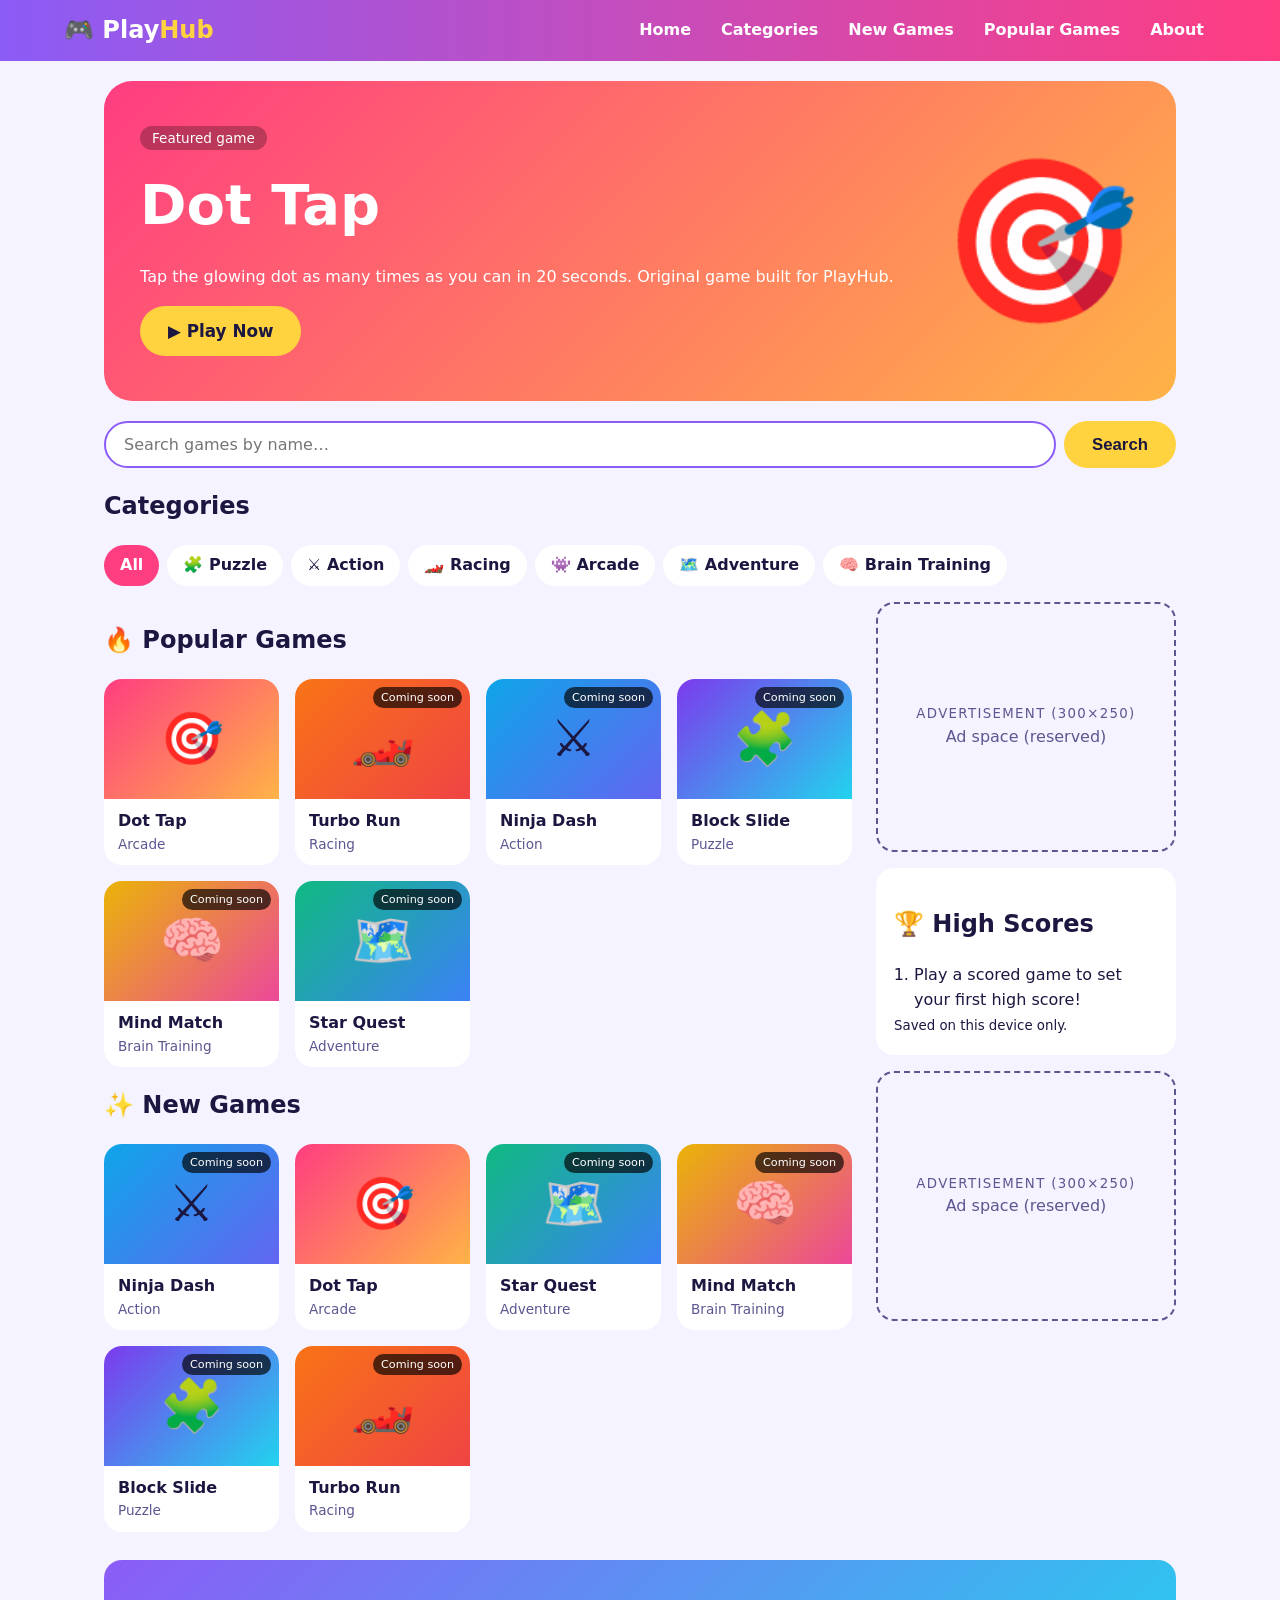
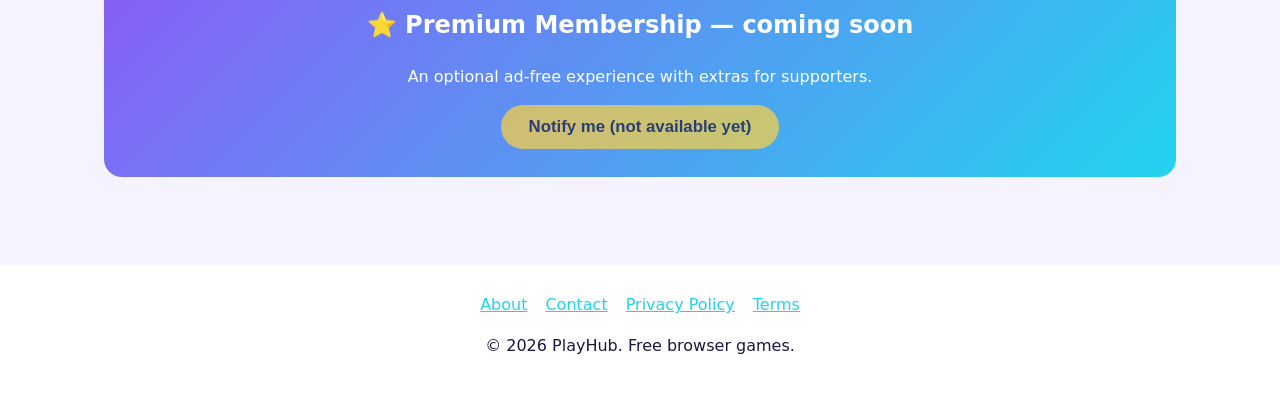
<file: index.html>
<!doctype html><html lang="en"><head><meta charset="utf-8"><meta name="viewport" content="width=device-width,initial-scale=1">
<meta http-equiv="Content-Security-Policy" content="default-src 'self'; script-src 'self'; style-src 'self' 'unsafe-inline'; img-src 'self' data:; frame-src 'self'; object-src 'none'; base-uri 'self'; form-action 'self' mailto:">
<meta name="referrer" content="no-referrer"><title>Free Online Games – PlayHub</title><meta name="description" content="Play free browser games: puzzle, action, racing, arcade, adventure and brain training.">
<meta property="og:title" content="Free Online Games – PlayHub"><meta property="og:description" content="Play free browser games: puzzle, action, racing, arcade, adventure and brain training."><meta property="og:type" content="website">
<link rel="icon" href="data:image/svg+xml,%3Csvg xmlns='http://www.w3.org/2000/svg' viewBox='0 0 100 100'%3E%3Ctext y='.9em' font-size='90'%3E🎮%3C/text%3E%3C/svg%3E">
<link rel="stylesheet" href="css/styles.css"></head><body data-page="home"><div id="site-header"></div>
<main><section id="hero" aria-live="polite"></section>
<form class="search" action="category.html" role="search"><label class="sr" for="q">Search games</label><input id="q" class="field" name="q" type="search" placeholder="Search games by name…"><button class="btn">Search</button></form>
<h2>Categories</h2><div id="cats" class="chips"></div>
<div class="layout"><div><h2 id="popular">🔥 Popular Games</h2><div id="popularGrid" class="grid"></div>
<h2 id="new">✨ New Games</h2><div id="newGrid" class="grid"></div></div>
<aside><div data-ad="Advertisement (300×250)"></div><div class="panel"><h2>🏆 High Scores</h2><ol id="leaderboard"></ol><small>Saved on this device only.</small></div><div data-ad="Advertisement (300×250)"></div></aside></div>
<section class="premium"><h2>⭐ Premium Membership — coming soon</h2><p>An optional ad-free experience with extras for supporters.</p><button class="btn" disabled>Notify me (not available yet)</button></section></main>
<div id="site-footer"></div><script type="module" src="js/app.js"></script></body></html>
</file>
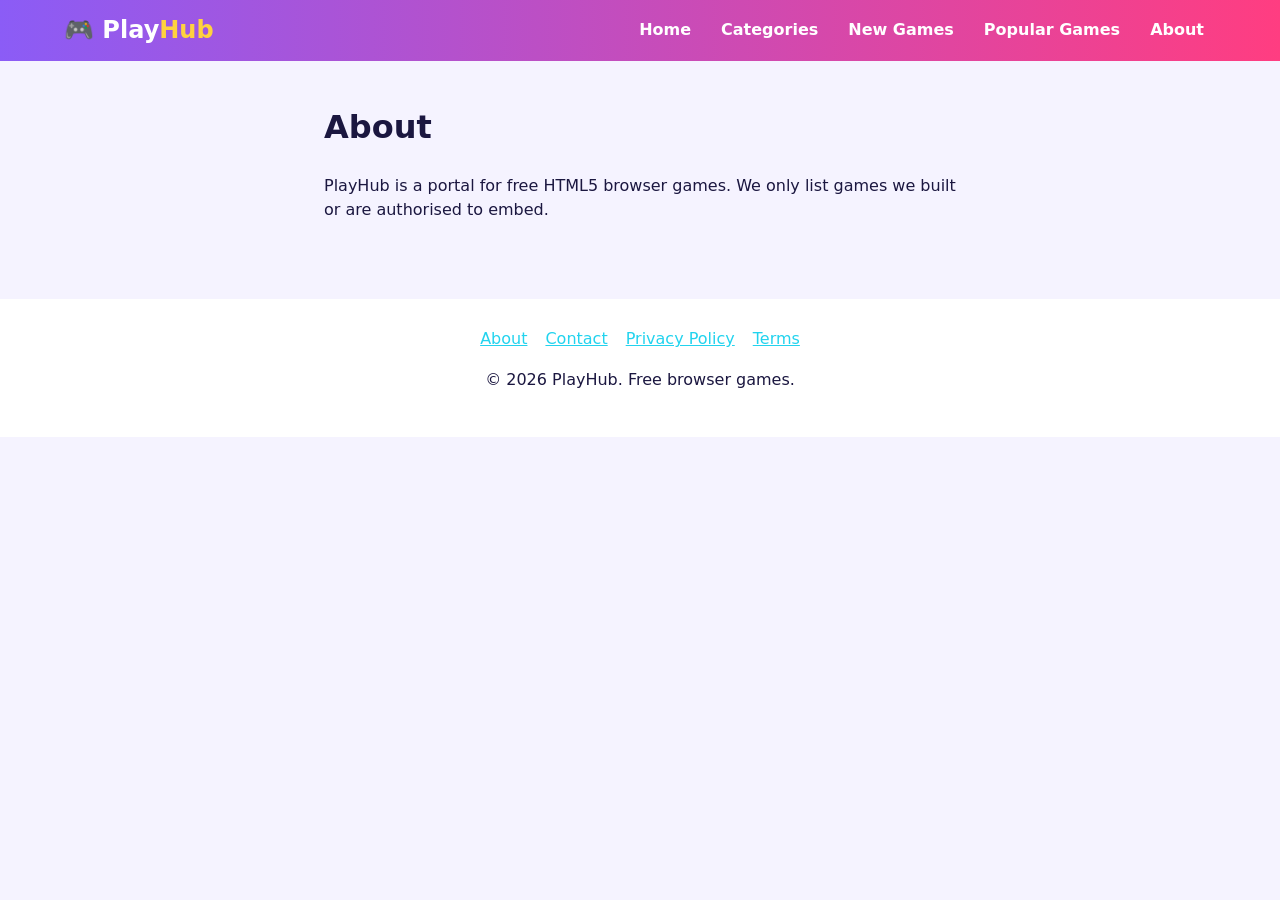
<file: about.html>
<!doctype html><html lang="en"><head><meta charset="utf-8"><meta name="viewport" content="width=device-width,initial-scale=1">
<meta http-equiv="Content-Security-Policy" content="default-src 'self'; script-src 'self'; style-src 'self' 'unsafe-inline'; img-src 'self' data:; frame-src 'self'; object-src 'none'; base-uri 'self'; form-action 'self' mailto:">
<meta name="referrer" content="no-referrer"><title>About – PlayHub</title><meta name="description" content="About PlayHub, a portal for free browser games.">
<meta property="og:title" content="About – PlayHub"><meta property="og:description" content="About PlayHub, a portal for free browser games."><meta property="og:type" content="website">
<link rel="icon" href="data:image/svg+xml,%3Csvg xmlns='http://www.w3.org/2000/svg' viewBox='0 0 100 100'%3E%3Ctext y='.9em' font-size='90'%3E🎮%3C/text%3E%3C/svg%3E">
<link rel="stylesheet" href="css/styles.css"></head><body data-page="static"><div id="site-header"></div>
<main class="prose"><h1>About</h1><p>PlayHub is a portal for free HTML5 browser games. We only list games we built or are authorised to embed.</p></main><div id="site-footer"></div><script type="module" src="js/app.js"></script></body></html>
</file>
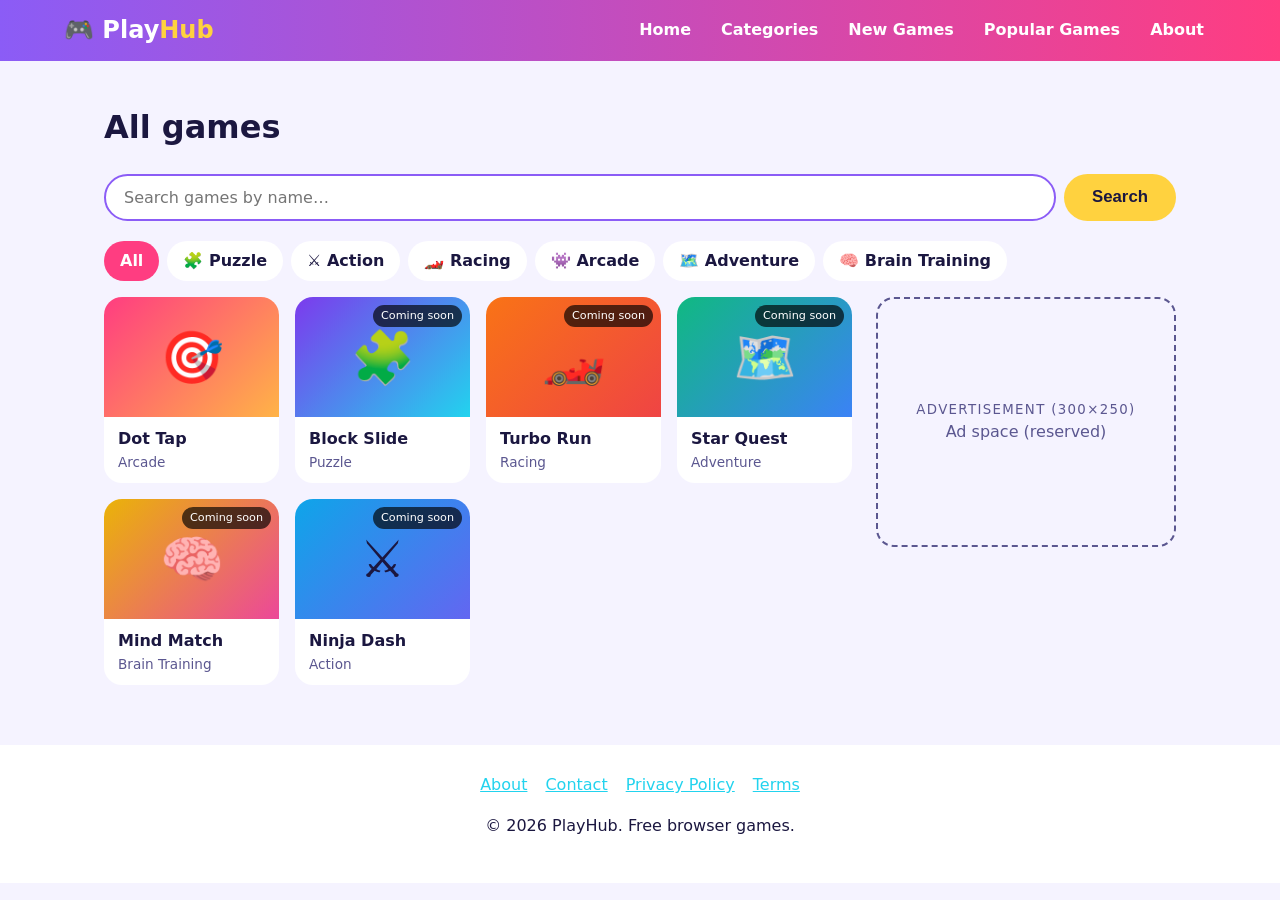
<file: category.html>
<!doctype html><html lang="en"><head><meta charset="utf-8"><meta name="viewport" content="width=device-width,initial-scale=1">
<meta http-equiv="Content-Security-Policy" content="default-src 'self'; script-src 'self'; style-src 'self' 'unsafe-inline'; img-src 'self' data:; frame-src 'self'; object-src 'none'; base-uri 'self'; form-action 'self' mailto:">
<meta name="referrer" content="no-referrer"><title>Browse Games – PlayHub</title><meta name="description" content="Browse and search free browser games by category.">
<meta property="og:title" content="Browse Games – PlayHub"><meta property="og:description" content="Browse and search free browser games by category."><meta property="og:type" content="website">
<link rel="icon" href="data:image/svg+xml,%3Csvg xmlns='http://www.w3.org/2000/svg' viewBox='0 0 100 100'%3E%3Ctext y='.9em' font-size='90'%3E🎮%3C/text%3E%3C/svg%3E">
<link rel="stylesheet" href="css/styles.css"></head><body data-page="category"><div id="site-header"></div>
<main><h1 id="heading">Games</h1><form class="search" action="category.html" role="search"><input type="hidden" id="catHidden" name="cat"><label class="sr" for="q">Search games</label><input id="q" class="field" name="q" type="search" placeholder="Search games by name…"><button class="btn">Search</button></form>
<div id="cats" class="chips"></div><div class="layout"><div id="results" class="grid" aria-live="polite"></div><aside><div data-ad="Advertisement (300×250)"></div></aside></div></main>
<div id="site-footer"></div><script type="module" src="js/app.js"></script></body></html>
</file>
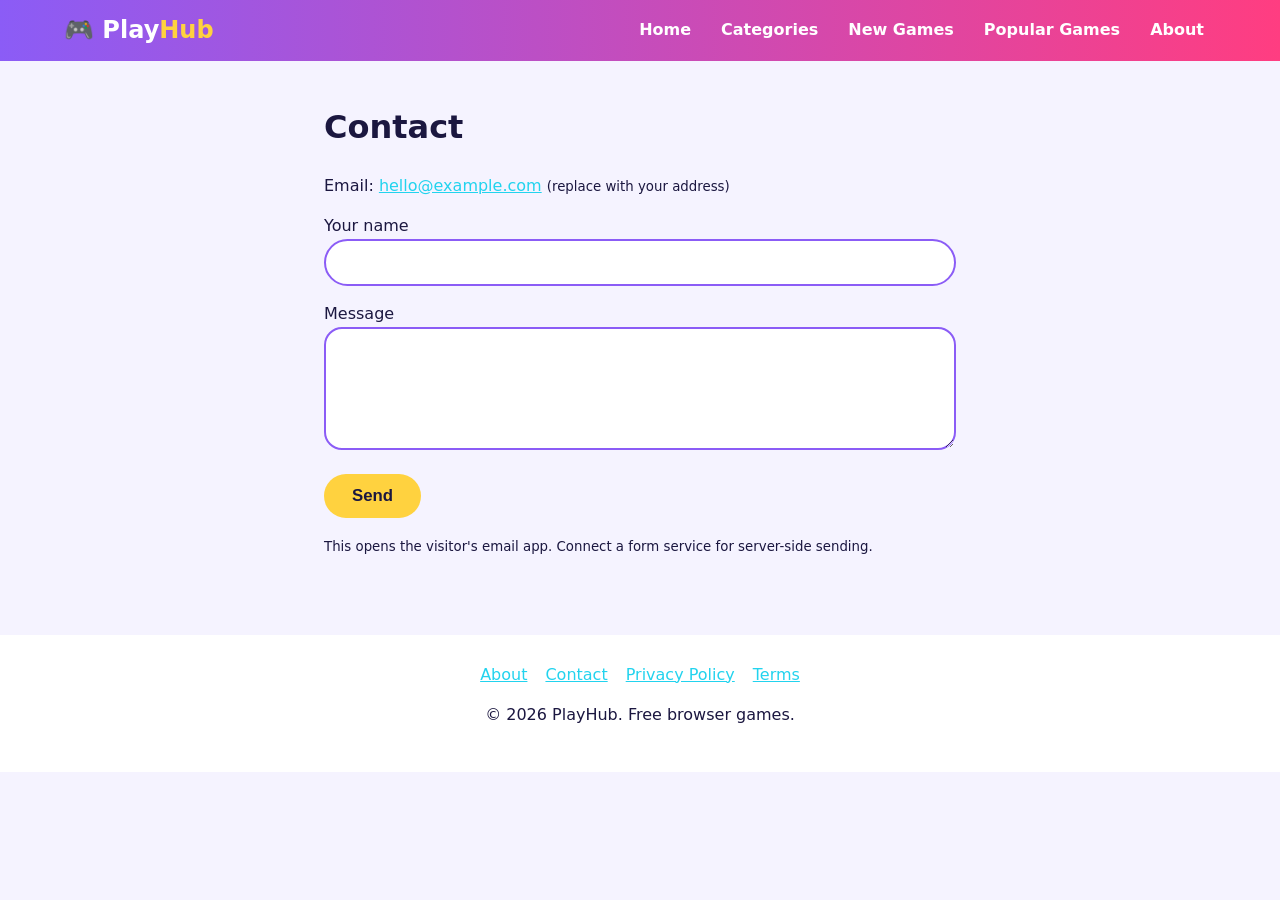
<file: contact.html>
<!doctype html><html lang="en"><head><meta charset="utf-8"><meta name="viewport" content="width=device-width,initial-scale=1">
<meta http-equiv="Content-Security-Policy" content="default-src 'self'; script-src 'self'; style-src 'self' 'unsafe-inline'; img-src 'self' data:; frame-src 'self'; object-src 'none'; base-uri 'self'; form-action 'self' mailto:">
<meta name="referrer" content="no-referrer"><title>Contact – PlayHub</title><meta name="description" content="Contact the PlayHub team.">
<meta property="og:title" content="Contact – PlayHub"><meta property="og:description" content="Contact the PlayHub team."><meta property="og:type" content="website">
<link rel="icon" href="data:image/svg+xml,%3Csvg xmlns='http://www.w3.org/2000/svg' viewBox='0 0 100 100'%3E%3Ctext y='.9em' font-size='90'%3E🎮%3C/text%3E%3C/svg%3E">
<link rel="stylesheet" href="css/styles.css"></head><body data-page="static"><div id="site-header"></div>
<main class="prose"><h1>Contact</h1><p>Email: <a href="mailto:hello@example.com">hello@example.com</a> <small>(replace with your address)</small></p><form action="mailto:hello@example.com" method="post" enctype="text/plain"><p><label>Your name<br><input class="field" name="name" required></label></p><p><label>Message<br><textarea class="field" name="message" rows="5" required></textarea></label></p><button class="btn">Send</button></form><p><small>This opens the visitor's email app. Connect a form service for server-side sending.</small></p></main><div id="site-footer"></div><script type="module" src="js/app.js"></script></body></html>
</file>
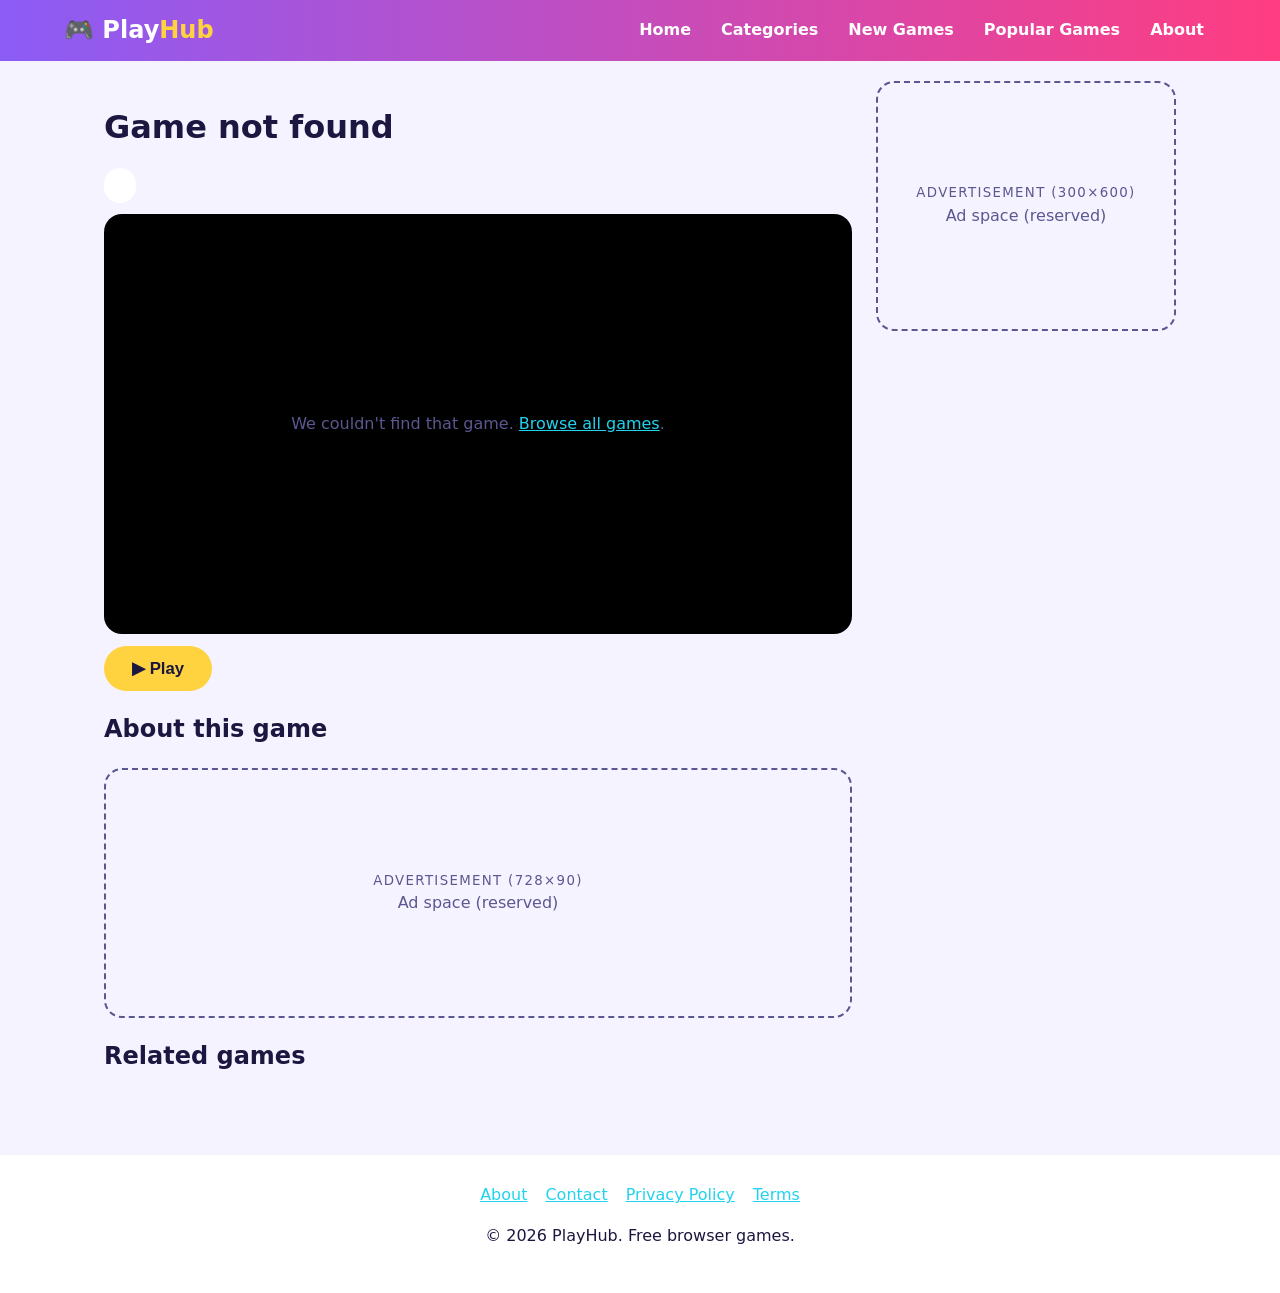
<file: game.html>
<!doctype html><html lang="en"><head><meta charset="utf-8"><meta name="viewport" content="width=device-width,initial-scale=1">
<meta http-equiv="Content-Security-Policy" content="default-src 'self'; script-src 'self'; style-src 'self' 'unsafe-inline'; img-src 'self' data:; frame-src 'self'; object-src 'none'; base-uri 'self'; form-action 'self' mailto:">
<meta name="referrer" content="no-referrer"><title>Play Game – PlayHub</title><meta name="description" content="Play free browser games.">
<meta property="og:title" content="Play Game – PlayHub"><meta property="og:description" content="Play free browser games."><meta property="og:type" content="website">
<link rel="icon" href="data:image/svg+xml,%3Csvg xmlns='http://www.w3.org/2000/svg' viewBox='0 0 100 100'%3E%3Ctext y='.9em' font-size='90'%3E🎮%3C/text%3E%3C/svg%3E">
<link rel="stylesheet" href="css/styles.css"></head><body data-page="game"><div id="site-header"></div>
<main><div class="layout"><div><h1 id="title">Loading…</h1><p><span class="chip" id="cat"></span> <span id="best"></span></p>
<div id="stage" aria-live="polite"><div class="notice">Press Play to start.</div></div><button id="play" class="btn">▶ Play</button>
<h2>About this game</h2><p id="desc"></p><div data-ad="Advertisement (728×90)"></div><h2>Related games</h2><div id="related" class="grid"></div></div>
<aside><div data-ad="Advertisement (300×600)"></div></aside></div></main>
<div id="site-footer"></div><script type="module" src="js/app.js"></script></body></html>
</file>
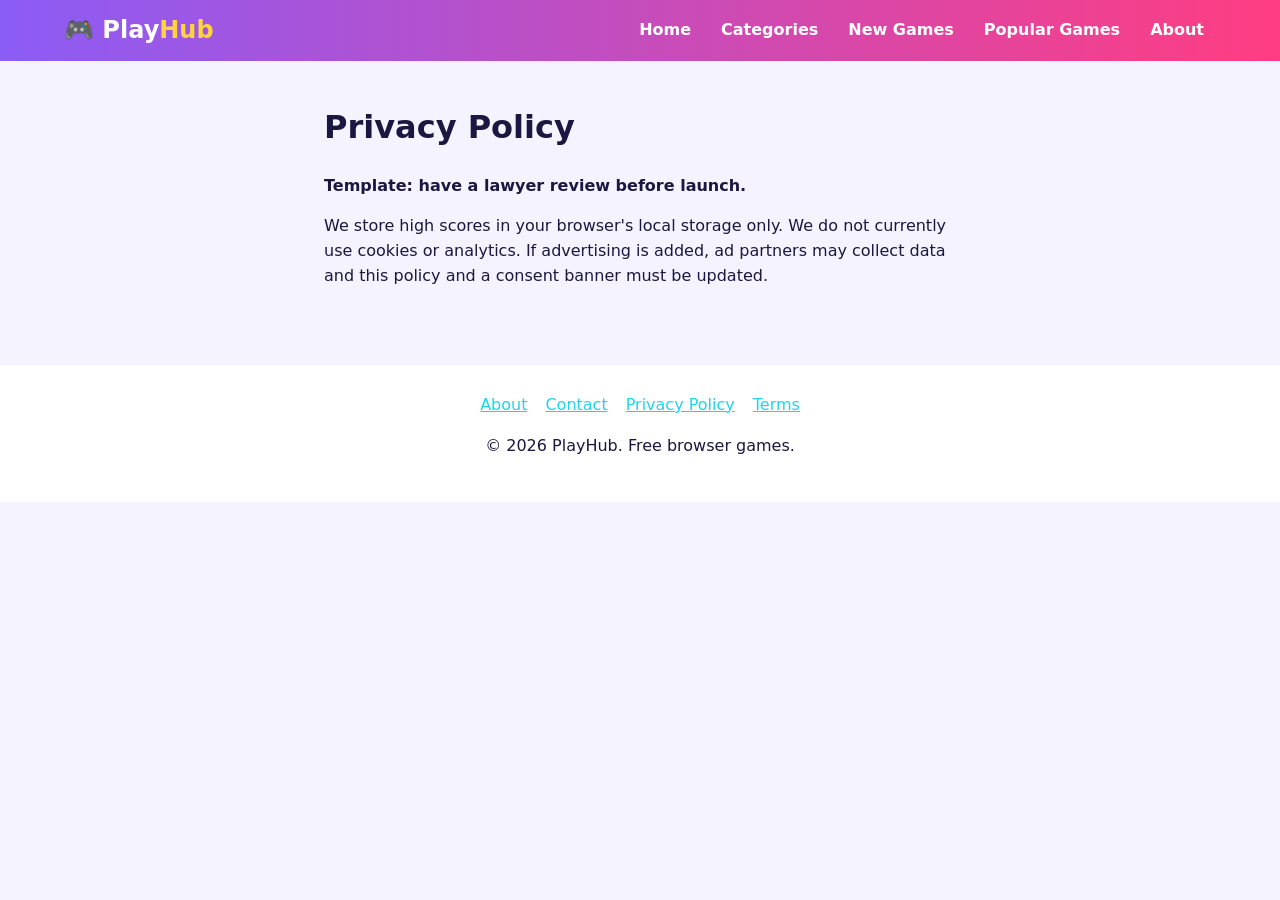
<file: privacy.html>
<!doctype html><html lang="en"><head><meta charset="utf-8"><meta name="viewport" content="width=device-width,initial-scale=1">
<meta http-equiv="Content-Security-Policy" content="default-src 'self'; script-src 'self'; style-src 'self' 'unsafe-inline'; img-src 'self' data:; frame-src 'self'; object-src 'none'; base-uri 'self'; form-action 'self' mailto:">
<meta name="referrer" content="no-referrer"><title>Privacy Policy – PlayHub</title><meta name="description" content="How PlayHub handles your data.">
<meta property="og:title" content="Privacy Policy – PlayHub"><meta property="og:description" content="How PlayHub handles your data."><meta property="og:type" content="website">
<link rel="icon" href="data:image/svg+xml,%3Csvg xmlns='http://www.w3.org/2000/svg' viewBox='0 0 100 100'%3E%3Ctext y='.9em' font-size='90'%3E🎮%3C/text%3E%3C/svg%3E">
<link rel="stylesheet" href="css/styles.css"></head><body data-page="static"><div id="site-header"></div>
<main class="prose"><h1>Privacy Policy</h1><p><b>Template: have a lawyer review before launch.</b></p><p>We store high scores in your browser's local storage only. We do not currently use cookies or analytics. If advertising is added, ad partners may collect data and this policy and a consent banner must be updated.</p></main><div id="site-footer"></div><script type="module" src="js/app.js"></script></body></html>
</file>
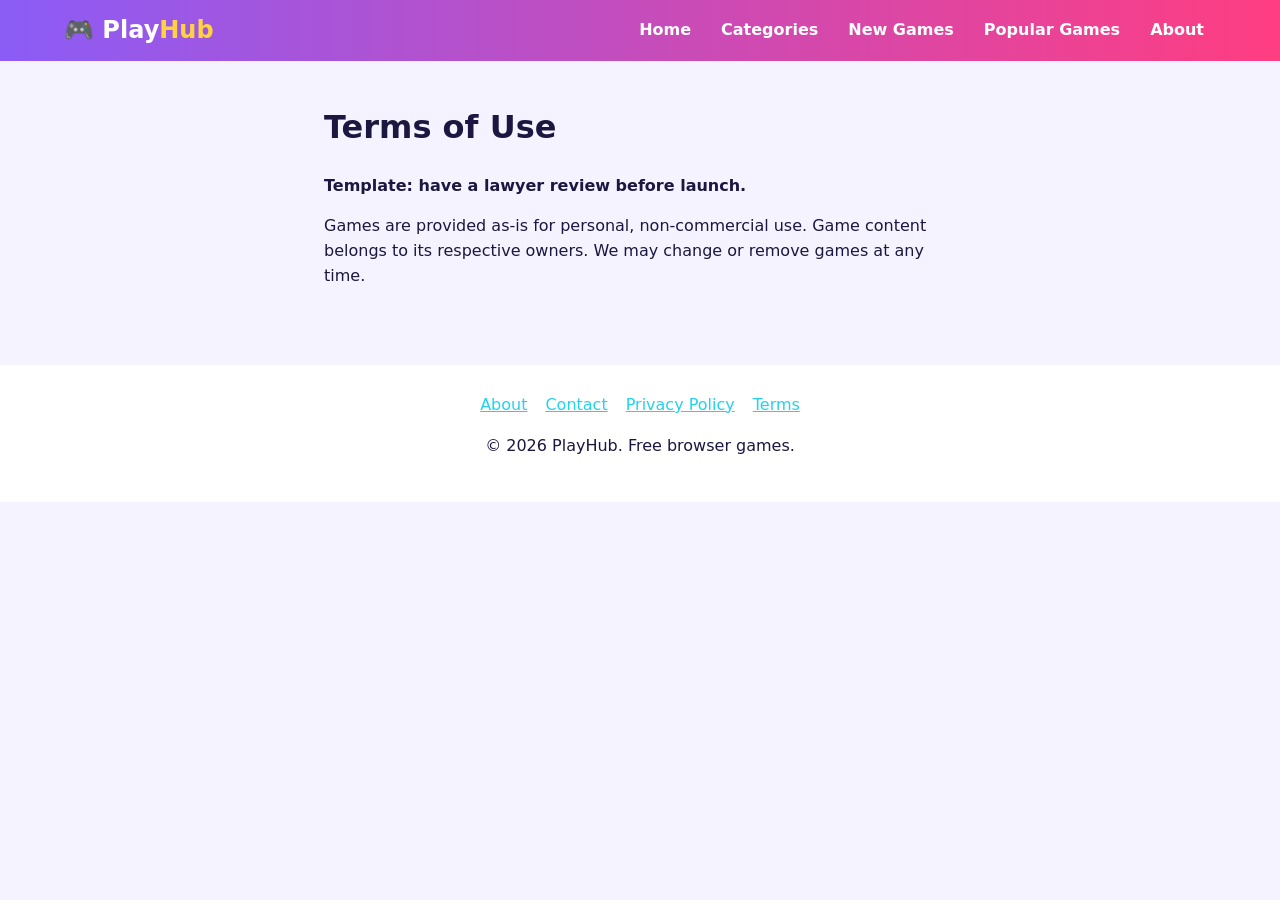
<file: terms.html>
<!doctype html><html lang="en"><head><meta charset="utf-8"><meta name="viewport" content="width=device-width,initial-scale=1">
<meta http-equiv="Content-Security-Policy" content="default-src 'self'; script-src 'self'; style-src 'self' 'unsafe-inline'; img-src 'self' data:; frame-src 'self'; object-src 'none'; base-uri 'self'; form-action 'self' mailto:">
<meta name="referrer" content="no-referrer"><title>Terms of Use – PlayHub</title><meta name="description" content="Terms for using PlayHub.">
<meta property="og:title" content="Terms of Use – PlayHub"><meta property="og:description" content="Terms for using PlayHub."><meta property="og:type" content="website">
<link rel="icon" href="data:image/svg+xml,%3Csvg xmlns='http://www.w3.org/2000/svg' viewBox='0 0 100 100'%3E%3Ctext y='.9em' font-size='90'%3E🎮%3C/text%3E%3C/svg%3E">
<link rel="stylesheet" href="css/styles.css"></head><body data-page="static"><div id="site-header"></div>
<main class="prose"><h1>Terms of Use</h1><p><b>Template: have a lawyer review before launch.</b></p><p>Games are provided as-is for personal, non-commercial use. Game content belongs to its respective owners. We may change or remove games at any time.</p></main><div id="site-footer"></div><script type="module" src="js/app.js"></script></body></html>
</file>
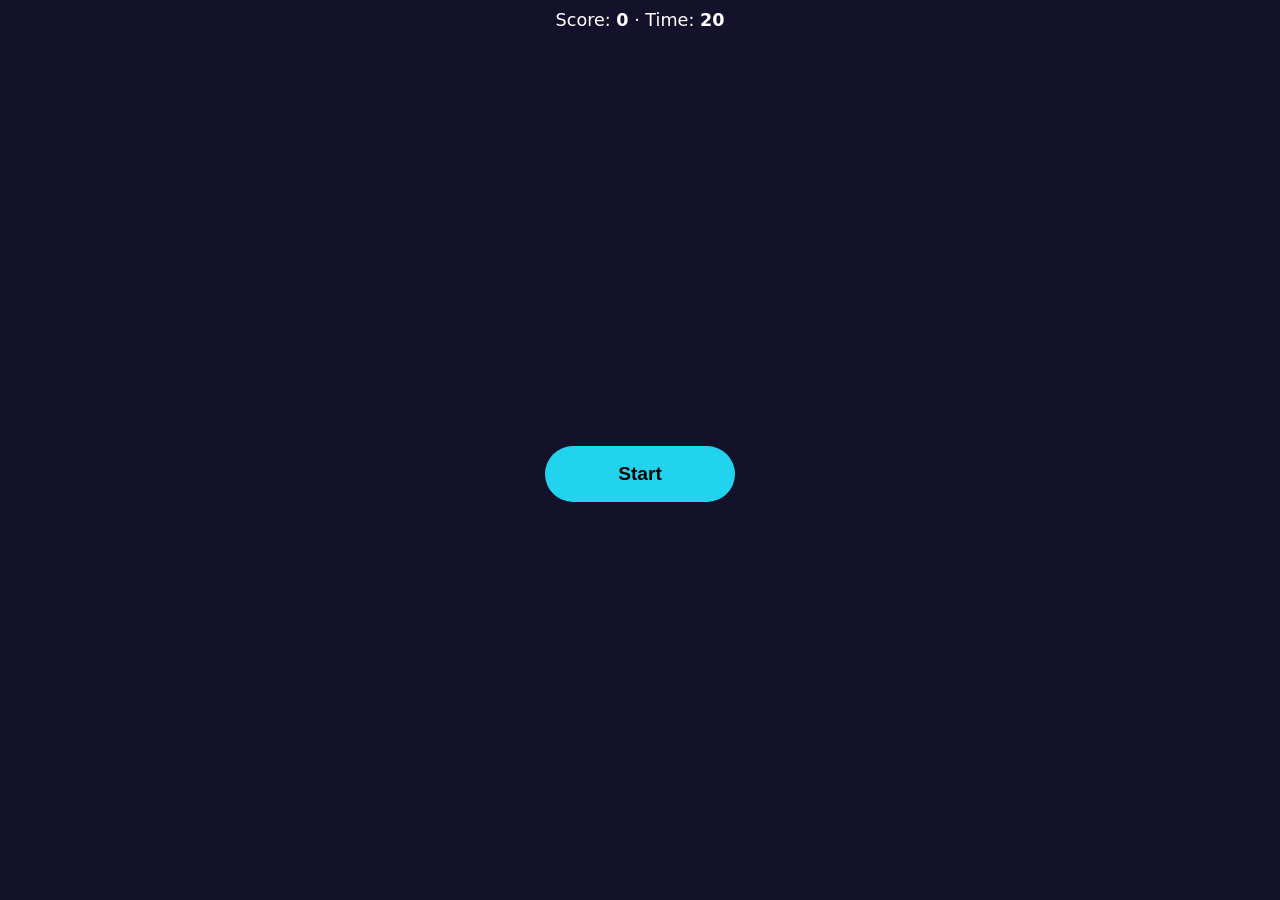
<file: games/dot-tap.html>
<!doctype html><html lang="en"><head><meta charset="utf-8"><meta name="viewport" content="width=device-width,initial-scale=1"><title>Dot Tap</title>
<style>body{margin:0;font-family:system-ui;background:#14122b;color:#fff;text-align:center;height:100vh;overflow:hidden}#hud{padding:10px;font-size:1.1rem}#arena{position:absolute;inset:48px 0 0}
#dot{position:absolute;width:64px;height:64px;border-radius:50%;border:0;background:radial-gradient(#fff,#ff3d81);box-shadow:0 0 24px #ff3d81;cursor:pointer}
#start{position:absolute;inset:0;margin:auto;width:190px;height:56px;font-size:1.2rem;border:0;border-radius:28px;background:#22d3ee;font-weight:700;cursor:pointer}</style></head>
<body><div id="hud">Score: <b id="s">0</b> · Time: <b id="t">20</b></div><div id="arena"><button id="start">Start</button></div>
<script>
const a=document.getElementById("arena"),s=document.getElementById("s"),t=document.getElementById("t"),st=document.getElementById("start");let n,left,iv,d;
function move(){d.style.left=Math.random()*(a.clientWidth-64)+"px";d.style.top=Math.random()*(a.clientHeight-64)+"px"}
st.onclick=()=>{st.remove();n=0;left=20;s.textContent=0;t.textContent=20;d=document.createElement("button");d.id="dot";d.setAttribute("aria-label","Tap!");a.append(d);move();
d.onclick=()=>{s.textContent=++n;move()};
iv=setInterval(()=>{t.textContent=--left;if(left<=0){clearInterval(iv);d.remove();parent.postMessage({type:"score",value:n},"*");
st.textContent="Play again ("+n+")";a.append(st)}},1000)};
</script></body></html>
</file>
<file: css/styles.css>
:root{--bg:#14122b;--panel:#1f1c40;--text:#f4f3ff;--muted:#a9a6d6;--pink:#ff3d81;--cyan:#22d3ee;--yellow:#ffd23f;--violet:#8b5cf6;--r:18px}
@media(prefers-color-scheme:light){:root{--bg:#f5f3ff;--panel:#fff;--text:#1b1740;--muted:#5b5790}}
*{box-sizing:border-box}html{scroll-behavior:smooth}
body{margin:0;font-family:system-ui,-apple-system,"Segoe UI",sans-serif;background:var(--bg);color:var(--text);line-height:1.55}
a{color:var(--cyan)}img,iframe{max-width:100%}
.sr{position:absolute;left:-9999px}
:focus-visible{outline:3px solid var(--yellow);outline-offset:2px}
.site-header{display:flex;align-items:center;justify-content:space-between;flex-wrap:wrap;gap:8px;padding:12px 5vw;background:linear-gradient(90deg,var(--violet),var(--pink));position:sticky;top:0;z-index:10}
.logo{font-size:1.5rem;font-weight:800;color:#fff;text-decoration:none}.logo span{color:var(--yellow)}
#nav{display:flex;gap:6px;flex-wrap:wrap}#nav a{color:#fff;text-decoration:none;padding:6px 12px;border-radius:99px;font-weight:600}#nav a:hover{background:#ffffff33}
.nav-toggle{display:none;background:#ffffff33;color:#fff;border:0;border-radius:10px;font-size:1.4rem;padding:4px 12px;cursor:pointer}
main{max-width:1200px;margin:auto;padding:20px 5vw}
.hero{display:flex;align-items:center;justify-content:space-between;gap:20px;padding:36px;border-radius:28px;color:#fff;min-height:260px}
.hero h1{font-size:clamp(2rem,6vw,3.5rem);margin:.2em 0}.hero-emoji{font-size:clamp(5rem,16vw,10rem)}
.tag{background:#0004;padding:4px 12px;border-radius:99px;font-size:.85rem}
.btn{display:inline-block;background:var(--yellow);color:#1b1740;font-weight:800;padding:12px 28px;border-radius:99px;text-decoration:none;border:0;font-size:1.05rem;cursor:pointer;transition:.2s}
.btn:hover{transform:translateY(-3px) scale(1.04);box-shadow:0 8px 20px #0005}
.search{display:flex;gap:8px;margin:20px 0}.field{flex:1;padding:12px 18px;border-radius:99px;border:2px solid var(--violet);background:var(--panel);color:var(--text);font-size:1rem;width:100%;font-family:inherit}
textarea.field{border-radius:var(--r)}
.chips{display:flex;gap:8px;flex-wrap:wrap;margin-bottom:16px}.chip{padding:8px 16px;border-radius:99px;background:var(--panel);color:var(--text);text-decoration:none;font-weight:600}
a.chip:hover,.chip.on{background:var(--pink);color:#fff}
.layout{display:grid;grid-template-columns:1fr 300px;gap:24px}
.grid{display:grid;grid-template-columns:repeat(auto-fill,minmax(160px,1fr));gap:16px;align-content:start}
.card{background:var(--panel);border-radius:var(--r);overflow:hidden;text-decoration:none;color:var(--text);transition:.25s}
.card:hover,.card:focus-visible{transform:translateY(-6px) rotate(-1deg);box-shadow:0 12px 28px #0006}
.thumb{height:120px;display:grid;place-items:center;font-size:3.2rem;position:relative}
.badge{position:absolute;top:8px;right:8px;font-size:.7rem;font-style:normal;background:#000a;color:#fff;padding:2px 8px;border-radius:99px}
.card-body{padding:10px 14px}.card-body h3{margin:0;font-size:1rem}.card-body p{margin:0;color:var(--muted);font-size:.85rem}
.ad{display:grid;place-items:center;min-height:250px;border:2px dashed var(--muted);border-radius:var(--r);color:var(--muted);text-align:center;margin-bottom:16px}.ad small{display:block;text-transform:uppercase;letter-spacing:.1em}
.panel{background:var(--panel);padding:18px;border-radius:var(--r);margin-bottom:16px}.panel ol{padding-left:20px;margin:0}
.premium{background:linear-gradient(135deg,var(--violet),var(--cyan));color:#fff;padding:28px;border-radius:var(--r);margin:28px 0;text-align:center}
.premium .btn[disabled]{opacity:.7;cursor:not-allowed}
#stage{background:#000;border-radius:var(--r);min-height:420px;display:grid;place-items:center;overflow:hidden;margin-bottom:12px}
#stage iframe{width:100%;height:520px;border:0;background:#000}
.notice,.empty{padding:24px;text-align:center;color:var(--muted)}#stage .notice{color:#fff}
.prose{max-width:760px}.site-footer{text-align:center;padding:28px 5vw;background:var(--panel);margin-top:40px}
.site-footer nav{display:flex;gap:18px;justify-content:center;flex-wrap:wrap}
@media(max-width:860px){.layout{grid-template-columns:1fr}.hero{flex-direction:column;text-align:center;padding:24px}}
@media(max-width:640px){.nav-toggle{display:block}#nav{display:none;width:100%;flex-direction:column}#nav.open{display:flex}#stage iframe{height:420px}}
@media(prefers-reduced-motion:reduce){*{transition:none!important;scroll-behavior:auto}}
</file>
